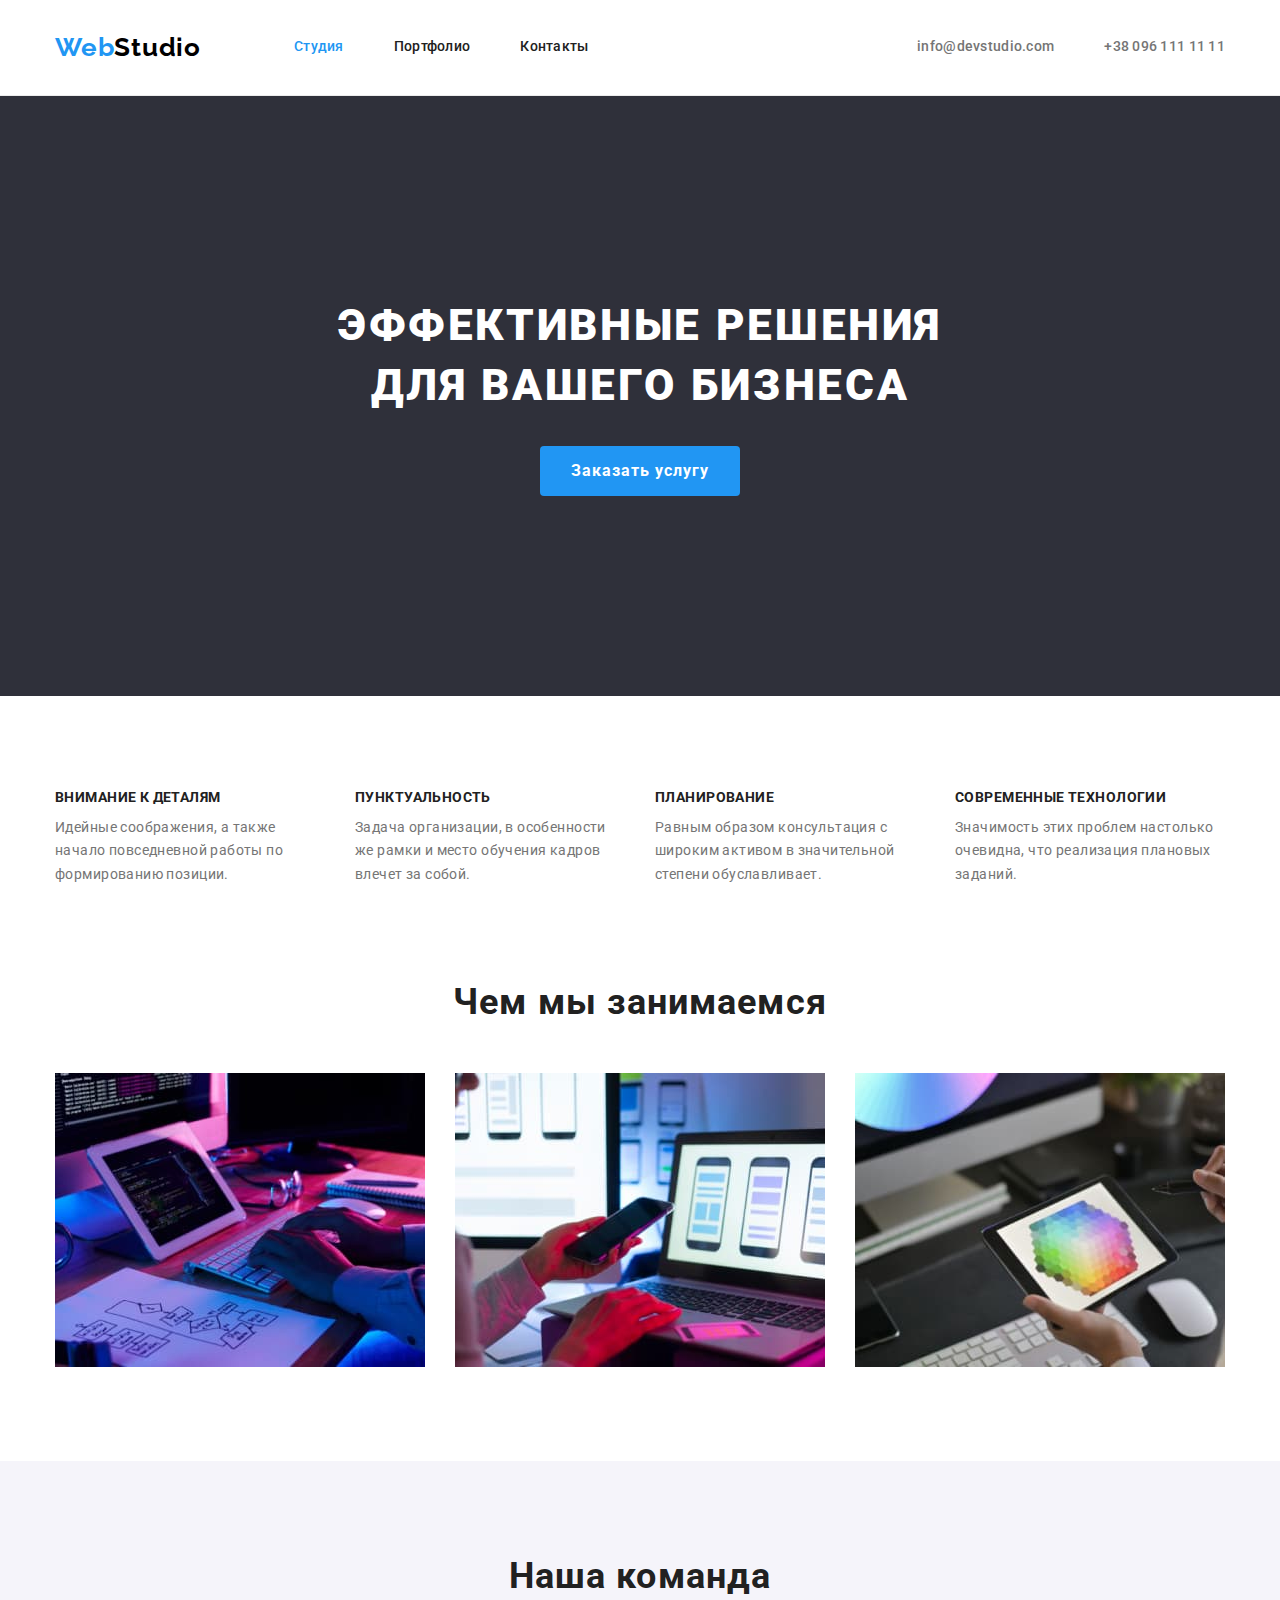
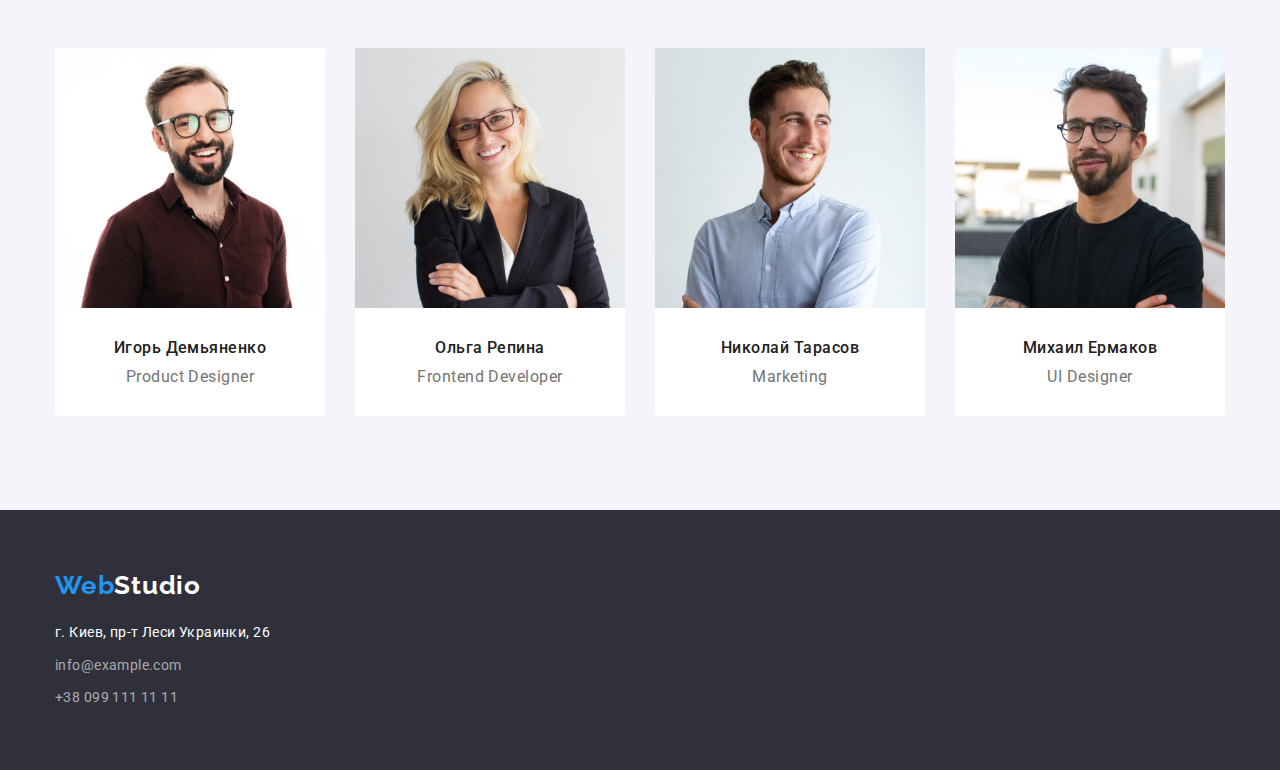
<file: index.html>
<!DOCTYPE html>
<html lang="ru">

<head>
    <meta charset="UTF-8">
    <meta http-equiv="X-UA-Compatible" content="IE=edge">
    <meta name="viewport" content="width=device-width, initial-scale=1.0">
    <title>Студия</title>
    <link rel="preconnect" href="https://fonts.googleapis.com">
    <link rel="preconnect" href="https://fonts.gstatic.com" crossorigin>
    <link
        href="https://fonts.googleapis.com/css2?family=Raleway:wght@700&family=Roboto:wght@400;500;700;900&display=swap"
        rel="stylesheet">
    <link rel="stylesheet" href="https://cdnjs.cloudflare.com/ajax/libs/modern-normalize/1.1.0/modern-normalize.min.css">
    <link rel="stylesheet" href="./css/styles.css">
</head>

<body>
    <!-- Шапка -->
    <header class="header">
        <div class="container">
            <a class="link logo" href="./index.html"><span class="web">Web</span>Studio</a>
            <nav class="nav">
                <ul class="list">
                    <li class="item"><a class="link link-current" href="./index.html">Студия</a></li>
                    <li class="item"><a class="link" href="./portfolio.html">Портфолио</a></li>
                    <li class="item"><a class="link" href="">Контакты</a></li>
                </ul>
            </nav>
            <ul class="list contacts">
                <li class="item"><a class="link contact" href="mailto:info@devstudio.com">info@devstudio.com</a></li>
                <li class="item"><a class="link contact" href="tel:+380961111111">+38 096 111 11 11</a></li>
            </ul>
        </div>
    </header>
    <!-- Основная часть -->
    <main>
        <!-- Герой -->
        <section class="section hero">
            <div class="container">
                <h1 class="title">Эффективные решения <br> для вашего бизнеса</h1>
                <button type="button" class="btn">Заказать услугу</button>

            </div>
        </section>
        <!-- Преимущества -->
        <section class="section">
            <div class="container">
                <h2 class="visually-hidden">Преимущества</h2>
                <ul class="list feature-list">
                    <li class="item">
                        <h3 class="title">Внимание к деталям</h3>
                        <p class="text">Идейные соображения, а также начало повседневной работы по формированию позиции.</p>
                    </li>
                    <li class="item">
                        <h3 class="title">Пунктуальность</h3>
                        <p class="text">Задача организации, в особенности же рамки и место обучения кадров влечет за собой.</p>
                    </li>
                    <li class="item">
                        <h3 class="title">Планирование</h3>
                        <p class="text">Равным образом консультация с широким активом в значительной степени обуславливает.</p>
                    </li>
                    <li class="item">
                        <h3 class="title">Современные технологии</h3>
                        <p class="text">Значимость этих проблем настолько очевидна, что реализация плановых заданий.</p>
                    </li>
                </ul>
            </div>
        </section>
        <!-- Направления работы -->
        <section class="section services">
            <div class="container">
                <h2 class="title">Чем мы занимаемся</h2>
                <ul class="list">
                    <li class="item">
                        <img class="image" src="./images/index/img1.jpg" alt="компьютер" width="370">
                    </li>
                    <li class="item">
                        <img class="image" src="./images/index/img2.jpg" alt="телефон" width="370">
                    </li>
                    <li class="item">
                        <img class="image" src="./images/index/img3.jpg" alt="планшет" width="370">
                    </li>
                </ul>
            </div>
        </section>
        <!-- Сотрудники -->
        <section class="section team">
            <div class="container">
                <h2 class="title">Наша команда</h2>
                <ul class="list">
                    <li class="item">
                        <img class="image" src="./images/index/img4.jpg" alt="Игорь Демьяненко" width="270">
                        <div class="team-description">
                            <h3 class="name">Игорь Демьяненко</h3>
                            <p class="text">Product Designer</p>
                        </div>
                    </li>
                    <li class="item">
                        <img class="image" src="./images/index/img5.jpg" alt="Ольга Репина" width="270">
                        <div class="team-description">
                            <h3 class="name">Ольга Репина</h3>
                            <p class="text">Frontend Developer</p>
                        </div>
                    </li>
                    <li class="item">
                        <img class="image" src="./images/index/img6.jpg" alt="Николай Тарасов" width="270">
                        <div class="team-description">
                            <h3 class="name">Николай Тарасов</h3>
                            <p class="text">Marketing</p>
                        </div>
                    </li>
                    <li class="item">
                        <img class="image" src="./images/index/img7.jpg" alt="Михаил Ермаков" width="270">
                        <div class="team-description">
                            <h3 class="name">Михаил Ермаков</h3>
                            <p class="text">UI Designer</p>
                        </div>
                    </li>
                </ul>
            </div>
        </section>
    </main>
    <!-- Подвал -->
    <footer class="footer">
        <div class="container">
            <a class="link logo" href="./index.html"><span class="web">Web</span>Studio</a>
            <address class="address">
                <ul class="list">
                    <li class="item">г. Киев, пр-т Леси Украинки, 26</li>
                    <li class="item"><a class="link contact" href="mailto:info@example.com">info@example.com</a></li>
                    <li class="item"><a class="link contact" href="tel:+380991111111">+38 099 111 11 11</a></li>
                </ul>
            </address>
        </div>
    </footer>
</body>
</html>
</file>
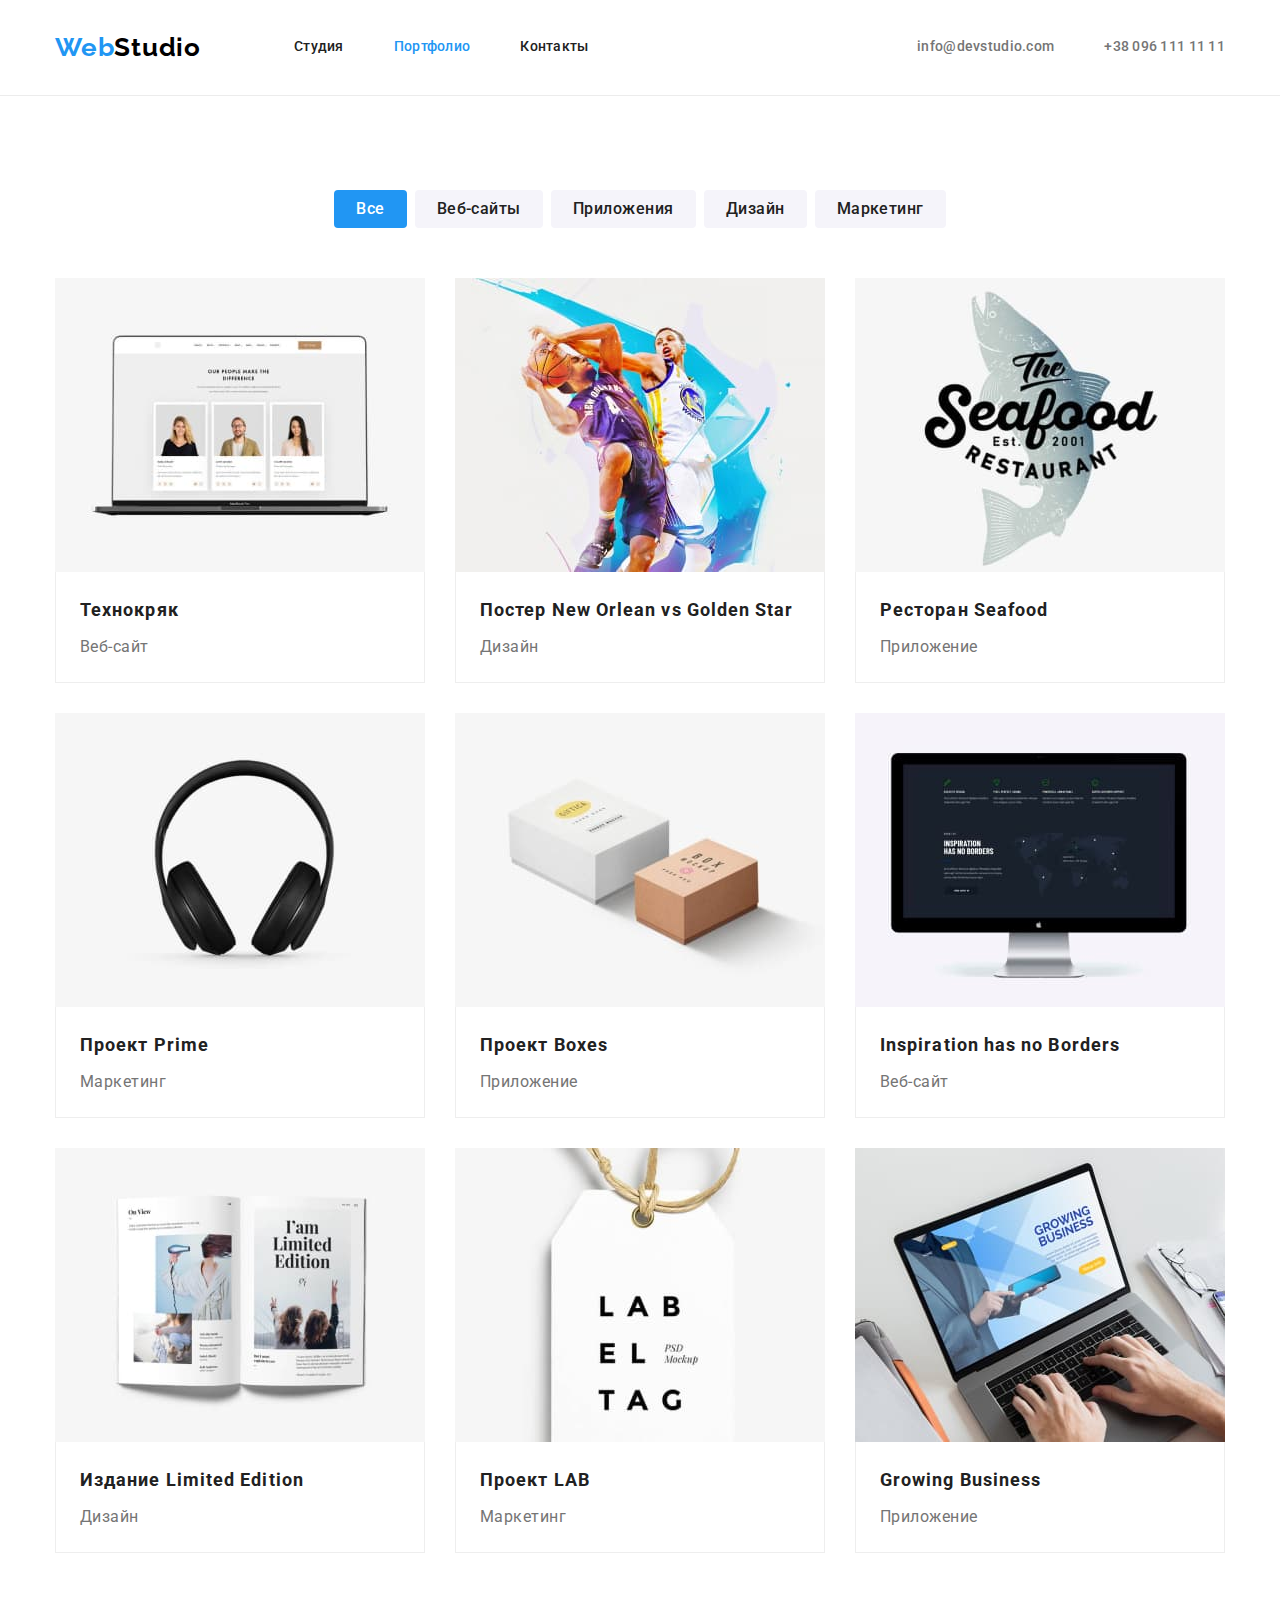
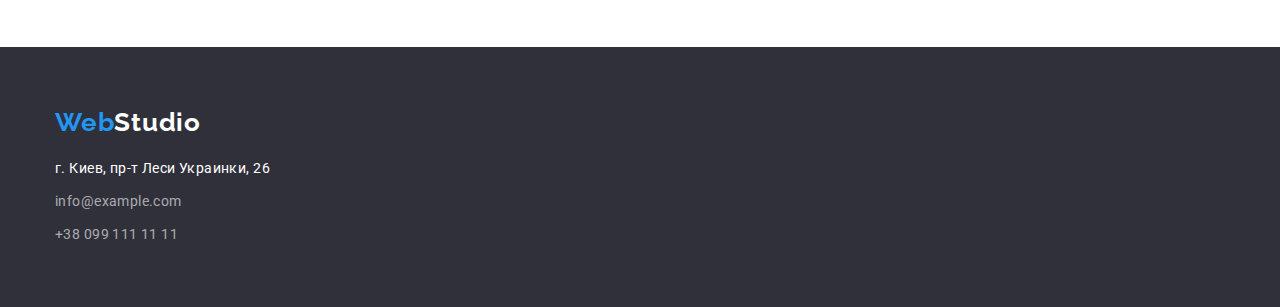
<file: portfolio.html>
<!DOCTYPE html>
<html lang="ru">
<head>
    <meta charset="UTF-8">
    <meta http-equiv="X-UA-Compatible" content="IE=edge">
    <meta name="viewport" content="width=device-width, initial-scale=1.0">
    <title>Портфолио</title>
    <link rel="preconnect" href="https://fonts.googleapis.com">
    <link rel="preconnect" href="https://fonts.gstatic.com" crossorigin>
    <link href="https://fonts.googleapis.com/css2?family=Raleway:wght@700&family=Roboto:wght@400;500;700;900&display=swap"
        rel="stylesheet">
    <link rel="stylesheet" href="https://cdnjs.cloudflare.com/ajax/libs/modern-normalize/1.1.0/modern-normalize.min.css">
    <link rel="stylesheet" href="./css/styles.css">
</head>
<body>
    <!-- Шапка -->
    <header class="header">
        <div class="container">
            <a class="link logo" href="./index.html"><span class="web">Web</span>Studio</a>
            <nav class="nav">
                <ul class="list">
                    <li class="item"><a class="link" href="./index.html">Студия</a></li>
                    <li class="item"><a class="link link-current" href="./portfolio.html">Портфолио</a></li>
                    <li class="item"><a class="link" href="">Контакты</a></li>
                </ul>
            </nav>
            <ul class="list contacts">
                <li class="item"><a class="link contact" href="mailto:info@devstudio.com">info@devstudio.com</a></li>
                <li class="item"><a class="link contact" href="tel:+380961111111">+38 096 111 11 11</a></li>
            </ul>
        </div>
    </header>
    <!-- Основная часть -->
    <main>
        <!-- Примеры работ -->
        <section class="examples section">
            <div class="container">
                <h1 class="visually-hidden">Примеры работ</h1>
                <ul class="list list-buttons">
                    <li class="item">
                        <button type="button" class="btn default">Все</button>
                    </li>
                    <li class="item">
                        <button type="button" class="btn">Веб-сайты</button>
                    </li>
                    <li class="item">
                        <button type="button" class="btn">Приложения</button>
                    </li>
                    <li class="item">
                        <button type="button" class="btn">Дизайн</button>
                    </li>
                    <li class="item">
                        <button type="button" class="btn">Маркетинг</button>
                    </li>
                </ul>
                <ul class="list list-projects">
                    <li class="item">
                        <a class="link" href="">
                            <img class="image" src="./images/portfolio/img1.jpg" alt="Веб-сайт" width="370">
                            <div class="project-description">
                                <h2 class="project-name">Технокряк</h2>
                                <p class="project-type">Веб-сайт</p>
                            </div>
                        </a>
                    </li>
                    <li class="item">
                        <a class="link" href="">
                            <img class="image" src="./images/portfolio/img2.jpg" alt="Постер New Orlean vs Golden Star" width="370">
                            <div class="project-description">
                                <h2 class="project-name">Постер New Orlean vs Golden Star</h2>
                                <p class="project-type">Дизайн</p>
                            </div>
                        </a>
                    </li>
                    <li class="item">
                        <a class="link" href="">
                            <img class="image" src="./images/portfolio/img3.jpg" alt="Лого ресторана Seafood" width="370">
                            <div class="project-description">
                                <h2 class="project-name">Ресторан Seafood</h2>
                                <p class="project-type">Приложение</p>
                            </div>
                        </a>
                    </li>
                    <li class="item">
                        <a class="link" href="">
                            <img class="image" src="./images/portfolio/img4.jpg" alt="Наушники" width="370">
                            <div class="project-description">
                                <h2 class="project-name">Проект Prime</h2>
                                <p class="project-type">Маркетинг</p>
                            </div>
                        </a>
                    </li>
                    <li class="item">
                        <a class="link" href="">
                            <img class="image" src="./images/portfolio/img5.jpg" alt="Два ящика" width="370">
                            <div class="project-description">
                                <h2 class="project-name">Проект Boxes</h2>
                                <p class="project-type">Приложение</p>
                            </div>
                        </a>
                    </li>
                    <li class="item">
                        <a class="link" href="">
                            <img class="image" src="./images/portfolio/img6.jpg" alt="Монитор" width="370">
                            <div class="project-description">
                                <h2 class="project-name">Inspiration has no Borders</h2>
                                <p class="project-type">Веб-сайт</p>
                            </div>
                        </a>
                    </li>
                    <li class="item">
                        <a class="link" href="">
                            <img class="image" src="./images/portfolio/img7.jpg" alt="Журнал" width="370">
                            <div class="project-description">
                                <h2 class="project-name">Издание Limited Edition</h2>
                                <p class="project-type">Дизайн</p>
                            </div>
                        </a>
                    </li>
                    <li class="item">
                        <a class="link" href="">
                            <img class="image" src="./images/portfolio/img8.jpg" alt="Бирка" width="370">
                            <div class="project-description">
                                <h2 class="project-name">Проект LAB</h2>
                                <p class="project-type">Маркетинг</p>
                            </div>
                        </a>
                    </li>
                    <li class="item">
                        <a class="link" href="">
                            <img class="image" src="./images/portfolio/img9.jpg" alt="Ноутбук" width="370">
                            <div class="project-description">
                                <h2 class="project-name">Growing Business</h2>
                                <p class="project-type">Приложение</p>
                            </div>
                        </a>
                    </li>
                </ul>
            </div>
        </section>
    </main>
    <!-- Подвал -->
    <footer class="footer">
        <div class="container">
            <a class="link logo" href="./index.html"><span class="web">Web</span>Studio</a>
            <address class="address">
                <ul class="list">
                    <li class="item">г. Киев, пр-т Леси Украинки, 26</li>
                    <li class="item"><a class="link contact" href="mailto:info@example.com">info@example.com</a></li>
                    <li class="item"><a class="link contact" href="tel:+380991111111">+38 099 111 11 11</a></li>
                </ul>
            </address>
        </div>
    </footer>
</body>
</html>
</file>
<file: css/styles.css>
:root {
  --primary-text-color: #757575;
  --title-text-color: #212121;
  --accent-color: #2196f3;
  --accent-hero-btn-color: #188ce8;
  --primary-white-color: #ffffff;
  --header-logo-color: #000000;
  --footer-background-color: #2f303a;
  --footer-contacts-color: rgba(255, 255, 255, 0.6);
  --second-background-color: #f5f4fa;
  --border-color: #ececec;
  --second-border-color: #eeeeee;
}

body {
  background-color: var(--primary-white-color);
  color: var(--primary-text-color);
  font-family: Roboto, sans-serif;
}

.list {
  list-style-type: none;
}

.link {
  text-decoration: none;
}

h1,
h2,
h3,
h4,
h5,
h6,
p,
ul {
  margin: 0;
  padding: 0;
}

.image {
  display: block;
  max-width: 100%;
  height: auto;
}

.section {
  padding-top: 94px;
  padding-bottom: 94px;
}

.container {
  box-sizing: border-box;
  width: 1200px;
  padding-left: 15px;
  padding-right: 15px;
  margin-left: auto;
  margin-right: auto;
}

.logo {
  font-family: Raleway;
  font-style: normal;
  font-weight: 700;
  font-size: 26px;
  line-height: 1.19;
  letter-spacing: 0.03em;
}

.logo .web {
  color: var(--accent-color);
}

/* шапка */
.header {
  border-bottom: 1px solid var(--border-color);
}

.header .container {
  display: flex;
  align-items: center;
}

.header .logo {
  display: inline-block;
  padding-top: 32px;
  padding-bottom: 32px;
  margin-right: 93px;

  color: var(--header-logo-color);
}

.nav .list {
  display: flex;
}

.header .contacts {
  display: flex;
  align-items: center;
  margin-left: auto;
}

.nav .link {
  display: inline-block;
  padding-top: 32px;
  padding-bottom: 32px;

  color: var(--title-text-color);
  font-weight: 500;
  font-size: 14px;
  line-height: 1.14;
  letter-spacing: 0.02em;
}

.nav .link-current {
  color: var(--accent-color);
}

.header .contact {
  display: inline-block;
  padding-top: 32px;
  padding-bottom: 32px;

  color: var(--primary-text-color);
  font-weight: 500;
  font-size: 14px;
  line-height: 1.14;
  letter-spacing: 0.02em;
}

.nav .item:not(:first-child),
.contacts .item:not(:first-child) {
  margin-left: 50px;
}

.nav .link:hover,
.nav .link:focus,
.link.contact:hover,
.link.contact:focus {
  color: var(--accent-color);
}

/* Подвал */
.footer {
  padding-top: 60px;
  padding-bottom: 60px;

  background-color: var(--footer-background-color);
}

.footer .logo {
  display: inline-block;
  margin-bottom: 20px;

  color: var(--primary-white-color);
}

.footer .address {
  color: var(--primary-white-color);
  font-style: normal;
  font-weight: 400;
  font-size: 14px;
  line-height: 1.71;
  letter-spacing: 0.03em;
}

.address .item:not(:last-child) {
  margin-bottom: 9px;
}

.footer .contact {
  color: var(--footer-contacts-color);
}

/* Герой */
.hero {
  padding-top: 200px;
  padding-bottom: 200px;

  background-color: var(--footer-background-color);
}

.hero .container {
  display: block;
}

.hero .title {
  color: var(--primary-white-color);
  font-weight: 900;
  font-size: 44px;
  line-height: 1.36;
  text-align: center;
  letter-spacing: 0.06em;
  text-transform: uppercase;
}

.hero .btn {
  display: block;
  box-sizing: border-box;
  height: 50px;
  width: 200px;
  margin-left: auto;
  margin-right: auto;
  margin-top: 30px;
  border-radius: 4px;
  border-color: transparent;

  background-color: var(--accent-color);
  color: var(--primary-white-color);
  font-family: inherit;
  font-weight: 700;
  font-size: 16px;
  line-height: 1.87;
  letter-spacing: 0.06em;

  cursor: pointer;
}

.hero .btn:hover,
.hero .btn:focus {
  background-color: var(--accent-hero-btn-color);
}

/* Преимущества */
.visually-hidden {
  position: absolute;
  clip: rect(0 0 0 0);
  width: 1px;
  height: 1px;
  margin: -1px;
}

.feature-list {
  display: flex;
  flex-wrap: wrap;
}

.feature-list .item {
  flex-basis: calc((100% - 90px) / 4);
}

.feature-list .item:not(:first-child) {
  margin-left: 30px;
}

.feature-list .title {
  margin-bottom: 10px;

  color: var(--title-text-color);
  font-size: 14px;
  line-height: 1.14;
  letter-spacing: 0.03em;
  text-transform: uppercase;
}

.feature-list .text {
  color: var(--primary-text-color);
  font-size: 14px;
  line-height: 1.71;
  letter-spacing: 0.03em;
}

/* Направления работы */
.services {
  padding-top: 0;
}

.services .title {
  margin-bottom: 50px;

  color: var(--title-text-color);
  font-size: 36px;
  line-height: 1.17;
  text-align: center;
  letter-spacing: 0.03em;
}

.services .list {
  display: flex;
}

.services .item {
  flex-basis: calc((100% - 60) / 3);
}

.services .item:not(:first-child) {
  margin-left: 30px;
}

/* Сотрудники */
.team {
  background-color: var(--second-background-color);
}

.team .title {
  margin-bottom: 50px;

  color: var(--title-text-color);
  font-size: 36px;
  line-height: 1.17;
  text-align: center;
  letter-spacing: 0.03em;
}

.team .list {
  display: flex;
}

.team .item {
  flex-basis: calc((100% - 90) / 4);
  border-radius: 0px 0px 4px 4px;
  border-color: transparent;

  background-color: var(--primary-white-color);
}

.team .item:not(:first-child) {
  margin-left: 30px;
}

.team-description {
  padding-top: 30px;
  padding-bottom: 30px;
}

.team .name {
  color: var(--title-text-color);
  font-weight: 500;
  font-size: 16px;
  line-height: 1.19;
  text-align: center;
  letter-spacing: 0.03em;
}

.team .text {
  margin-top: 10px;

  color: var(--primary-text-color);
  font-size: 16px;
  line-height: 1.19;
  text-align: center;
  letter-spacing: 0.03em;
}

/* Кнопки портфолио */
.list-buttons {
  display: flex;
  justify-content: center;
  margin-bottom: 50px;
}

.list-buttons .item:not(:first-child) {
  margin-left: 8px;
}

.btn {
  padding-top: 4px;
  padding-right: 20px;
  padding-bottom: 4px;
  padding-left: 20px;
  border-radius: 4px;
  border-color: transparent;

  background-color: var(--second-background-color);
  color: var(--title-text-color);
  font-family: inherit;
  font-weight: 500;
  font-size: 16px;
  line-height: 1.62;
  text-align: center;
  letter-spacing: 0.03em;

  cursor: pointer;
}

.btn.default {
  background-color: var(--accent-color);
  color: var(--primary-white-color);
}

.btn:hover,
.btn:focus {
  background-color: var(--accent-color);
  color: var(--primary-white-color);
}

/* Примеры работ */
.list-projects {
  display: flex;
  flex-wrap: wrap;
}

.list-projects .item {
  flex-basis: calc((100% - 60px) / 3);
}

.list-projects .item:not(:nth-child(3n + 1)) {
  margin-left: 30px;
}

.list-projects .item:not(:nth-child(-n + 3)) {
  margin-top: 30px;
}

.project-description {
  padding-top: 20px;
  padding-right: 24px;
  padding-bottom: 20px;
  padding-left: 24px;
  border-right: 1px solid var(--second-border-color);
  border-bottom: 1px solid var(--second-border-color);
  border-left: 1px solid var(--second-border-color);
}

.project-name {
  margin-bottom: 4px;

  color: var(--title-text-color);
  font-size: 18px;
  line-height: 2;
  letter-spacing: 0.06em;
}

.project-type {
  color: var(--primary-text-color);
  font-size: 16px;
  line-height: 1.87;
  letter-spacing: 0.03em;
}
</file>
